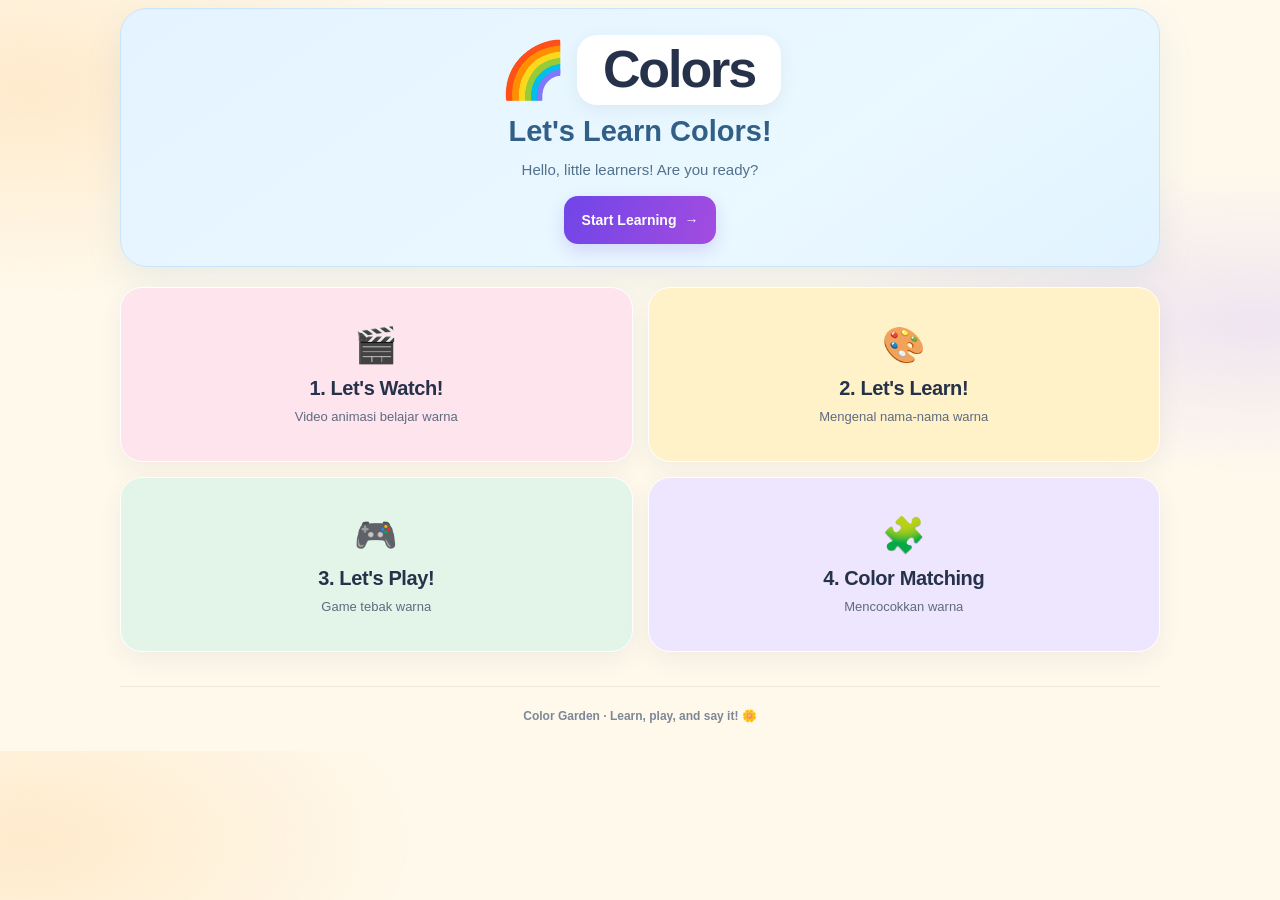
<file: index.html>
<!doctype html>
<html lang="en">
<head>
  <meta charset="utf-8">
  <meta name="viewport" content="width=device-width, initial-scale=1">
  <meta name="theme-color" content="#fff7df">
  <meta name="description" content="Choose a fun activity and learn colors in English.">
  <title>Color Garden — Learn Colors</title>
  <link rel="stylesheet" href="styles.css">
</head>
<body>
  <main class="container">
    <section class="welcome" aria-labelledby="welcome-title">
      <h1 class="welcome-title" id="welcome-title"><span class="rainbow" aria-hidden="true">🌈</span><span class="pill">Colors</span></h1>
      <h2>Let's Learn Colors!</h2>
      <p>Hello, little learners! Are you ready?</p>
      <a class="button" href="#activities">Start Learning <span aria-hidden="true">→</span></a>
    </section>

    <section class="module-grid" id="activities" aria-label="Choose a learning activity">
      <a class="module-card watch" href="lesson.html">
        <span class="module-icon" aria-hidden="true">🎬</span>
        <strong>1. Let's Watch!</strong>
        <span class="description">Video animasi belajar warna</span>
      </a>
      <a class="module-card learn" href="learn.html">
        <span class="module-icon" aria-hidden="true">🎨</span>
        <strong>2. Let's Learn!</strong>
        <span class="description">Mengenal nama-nama warna</span>
      </a>
      <a class="module-card play" href="play.html">
        <span class="module-icon" aria-hidden="true">🎮</span>
        <strong>3. Let's Play!</strong>
        <span class="description">Game tebak warna</span>
      </a>
      <a class="module-card match" href="matching.html">
        <span class="module-icon" aria-hidden="true">🧩</span>
        <strong>4. Color Matching</strong>
        <span class="description">Mencocokkan warna</span>
      </a>
    </section>
  </main>
  <footer class="container page-footer">Color Garden · Learn, play, and say it! 🌼</footer>
</body>
</html>
</file>
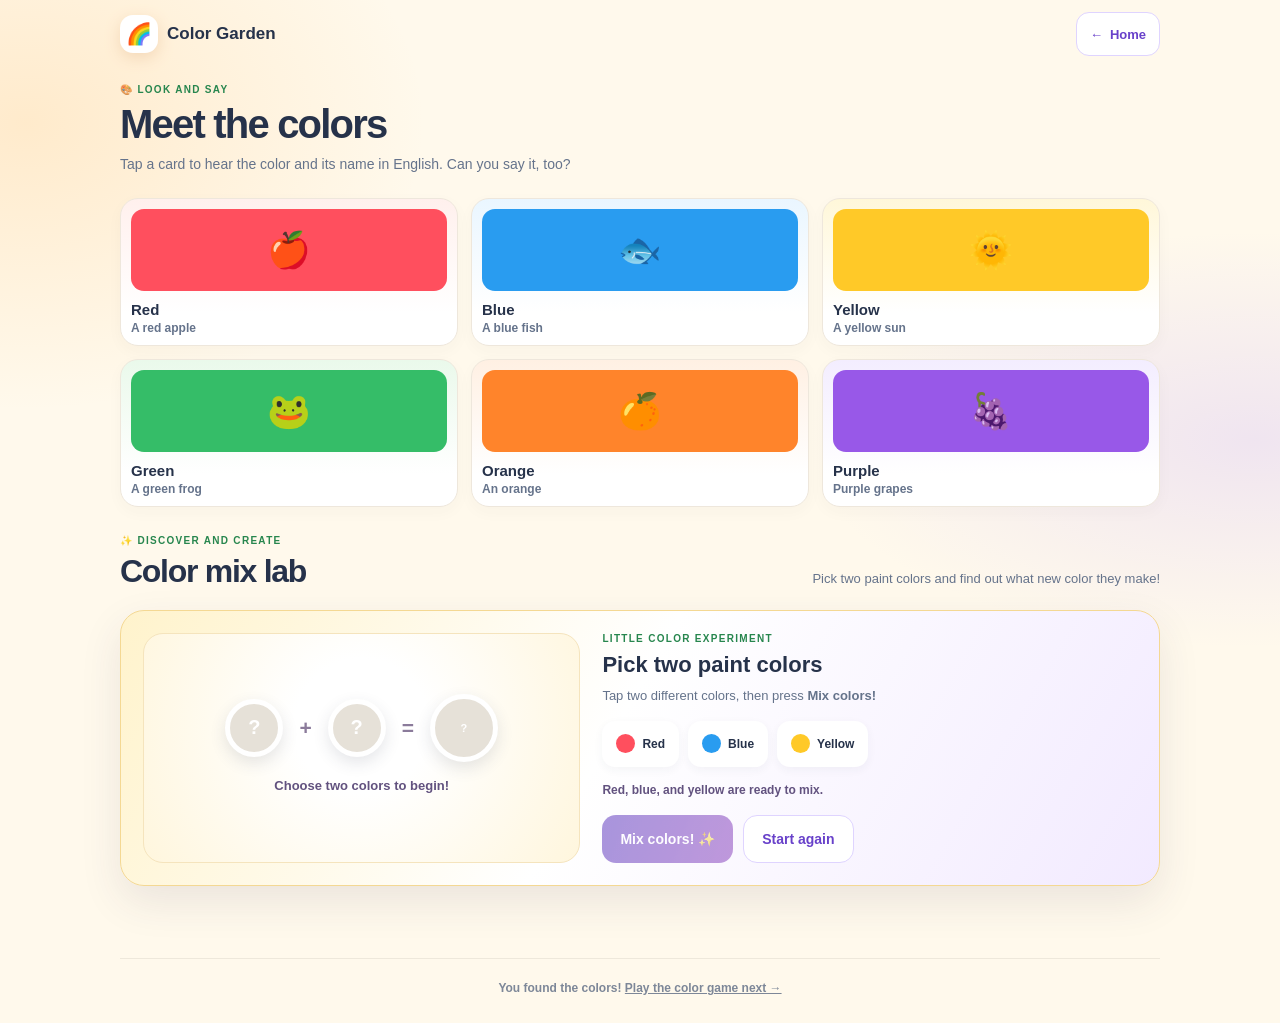
<file: learn.html>
<!doctype html>
<html lang="en">
<head>
  <meta charset="utf-8">
  <meta name="viewport" content="width=device-width, initial-scale=1">
  <meta name="theme-color" content="#fff7df">
  <meta name="description" content="Learn six color words and discover what happens when paints mix.">
  <title>Learn Colors — Color Garden</title>
  <link rel="stylesheet" href="styles.css">
  <script src="app.js" defer></script>
</head>
<body>
  <header class="container site-header">
    <a class="brand" href="index.html"><span class="brand-icon" aria-hidden="true">🌈</span> Color Garden</a>
    <a class="back-link" href="index.html"><span aria-hidden="true">←</span> Home</a>
  </header>
  <main class="container page-main">
    <section aria-labelledby="learn-title">
      <div class="page-heading">
        <div class="eyebrow">🎨 Look and say</div>
        <h1 id="learn-title">Meet the colors</h1>
        <p>Tap a card to hear the color and its name in English. Can you say it, too?</p>
      </div>
      <div class="color-grid" id="color-grid" aria-label="Color words"></div>
    </section>

    <section class="section" id="mix-page" aria-labelledby="mix-title">
      <div class="section-heading">
        <div><div class="eyebrow">✨ Discover and create</div><h2 id="mix-title">Color mix lab</h2></div>
        <p>Pick two paint colors and find out what new color they make!</p>
      </div>
      <div class="mix-panel">
        <div class="mix-stage" aria-live="polite">
          <div class="mix-blobs" aria-hidden="true">
            <span class="paint-blob" id="mix-left">?</span><span class="mix-symbol">+</span>
            <span class="paint-blob" id="mix-right">?</span><span class="mix-symbol">=</span>
            <span class="paint-blob result" id="mix-result">?</span>
          </div>
          <div class="mix-caption" id="mix-caption">Choose two colors to begin!</div>
        </div>
        <div class="mix-controls">
          <div class="eyebrow">Little color experiment</div>
          <h2>Pick two paint colors</h2>
          <p>Tap two different colors, then press <strong>Mix colors!</strong></p>
          <div class="paint-options" id="paint-options"></div>
          <p class="mix-feedback" id="mix-feedback" aria-live="polite">Red, blue, and yellow are ready to mix.</p>
          <div class="action-row">
            <button class="button" id="mix-button" type="button" disabled>Mix colors! ✨</button>
            <button class="button secondary" id="mix-clear" type="button">Start again</button>
          </div>
        </div>
      </div>
    </section>
  </main>
  <footer class="container page-footer">You found the colors! <a href="play.html">Play the color game next →</a></footer>
</body>
</html>
</file>
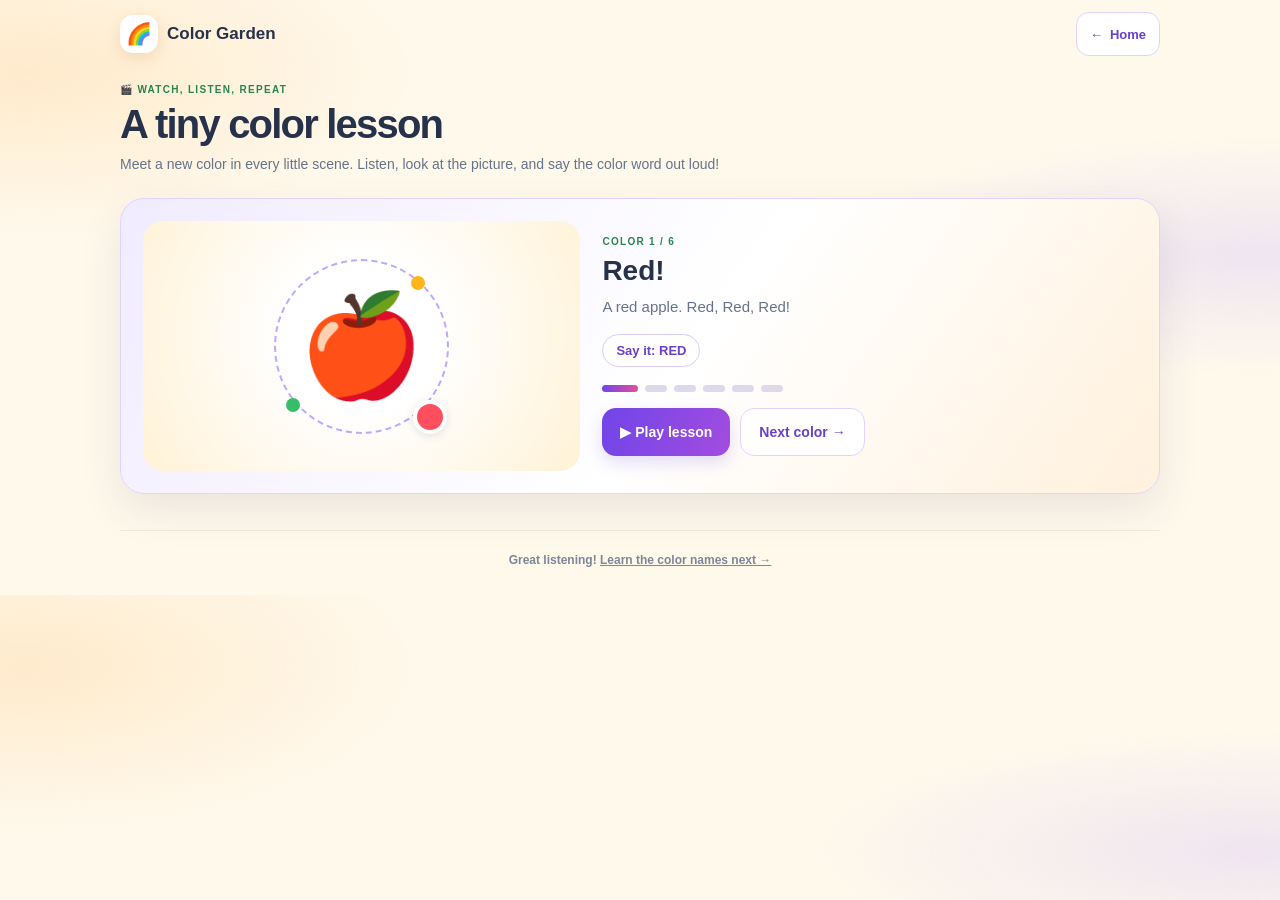
<file: lesson.html>
<!doctype html>
<html lang="en">
<head>
  <meta charset="utf-8">
  <meta name="viewport" content="width=device-width, initial-scale=1">
  <meta name="theme-color" content="#fff7df">
  <meta name="description" content="Watch and listen to a playful animated color lesson.">
  <title>Watch &amp; Learn — Color Garden</title>
  <link rel="stylesheet" href="styles.css">
  <script src="app.js" defer></script>
</head>
<body>
  <header class="container site-header">
    <a class="brand" href="index.html"><span class="brand-icon" aria-hidden="true">🌈</span> Color Garden</a>
    <a class="back-link" href="index.html"><span aria-hidden="true">←</span> Home</a>
  </header>
  <main class="container page-main" id="lesson-page">
    <div class="page-heading">
      <div class="eyebrow">🎬 Watch, listen, repeat</div>
      <h1>A tiny color lesson</h1>
      <p>Meet a new color in every little scene. Listen, look at the picture, and say the color word out loud!</p>
    </div>
    <section class="feature-panel lesson-panel" aria-live="polite">
      <div class="lesson-visual">
        <div class="lesson-orbit" aria-hidden="true"></div>
        <span class="lesson-emoji" id="lesson-emoji" aria-hidden="true">🍎</span>
        <span class="lesson-color-dot" id="lesson-dot" aria-hidden="true"></span>
      </div>
      <div class="lesson-copy">
        <div class="eyebrow">Color <span id="lesson-index">1 / 6</span></div>
        <h2 id="lesson-heading">Red!</h2>
        <p id="lesson-sentence">A red apple. Red, red, red!</p>
        <span class="lesson-word" id="lesson-word">Say it: RED</span>
        <div class="lesson-steps" aria-label="Lesson progress">
          <span class="lesson-step active"></span><span class="lesson-step"></span><span class="lesson-step"></span>
          <span class="lesson-step"></span><span class="lesson-step"></span><span class="lesson-step"></span>
        </div>
        <div class="lesson-controls">
          <button class="button" id="lesson-play" type="button">▶ Play lesson</button>
          <button class="button secondary" id="lesson-next" type="button">Next color →</button>
        </div>
      </div>
    </section>
  </main>
  <footer class="container page-footer">Great listening! <a href="learn.html">Learn the color names next →</a></footer>
</body>
</html>
</file>
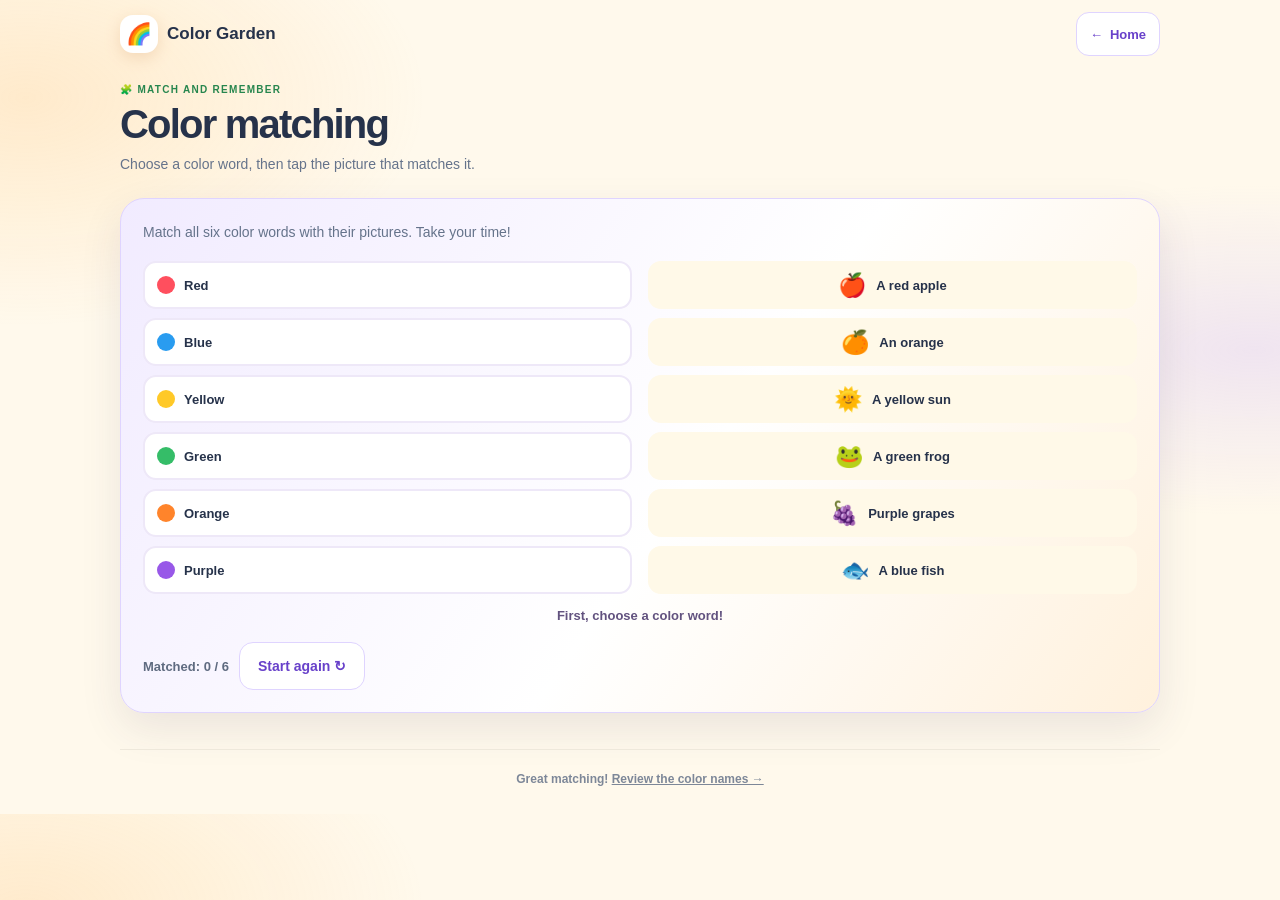
<file: matching.html>
<!doctype html>
<html lang="en">
<head>
  <meta charset="utf-8">
  <meta name="viewport" content="width=device-width, initial-scale=1">
  <meta name="theme-color" content="#fff7df">
  <meta name="description" content="Match color words with pictures in a fun English learning game.">
  <title>Color Matching — Color Garden</title>
  <link rel="stylesheet" href="styles.css">
  <script src="app.js" defer></script>
</head>
<body>
  <header class="container site-header">
    <a class="brand" href="index.html"><span class="brand-icon" aria-hidden="true">🌈</span> Color Garden</a>
    <a class="back-link" href="index.html"><span aria-hidden="true">←</span> Home</a>
  </header>
  <main class="container page-main" id="matching-page">
    <div class="page-heading">
      <div class="eyebrow">🧩 Match and remember</div>
      <h1>Color matching</h1>
      <p>Choose a color word, then tap the picture that matches it.</p>
    </div>
    <section class="feature-panel" aria-label="Color matching game">
      <p class="matching-instructions">Match all six color words with their pictures. Take your time!</p>
      <div class="matching-board">
        <div class="match-column" id="match-colors" role="group" aria-label="Color words"></div>
        <div class="match-column" id="match-objects" role="group" aria-label="Pictures"></div>
      </div>
      <p class="status center" id="matching-feedback" aria-live="polite">First, choose a color word!</p>
      <div class="action-row">
        <span class="matching-count" id="matching-count">Matched: 0 / 6</span>
        <button class="button secondary" id="matching-reset" type="button">Start again ↻</button>
      </div>
    </section>
  </main>
  <footer class="container page-footer">Great matching! <a href="learn.html">Review the color names →</a></footer>
</body>
</html>
</file>
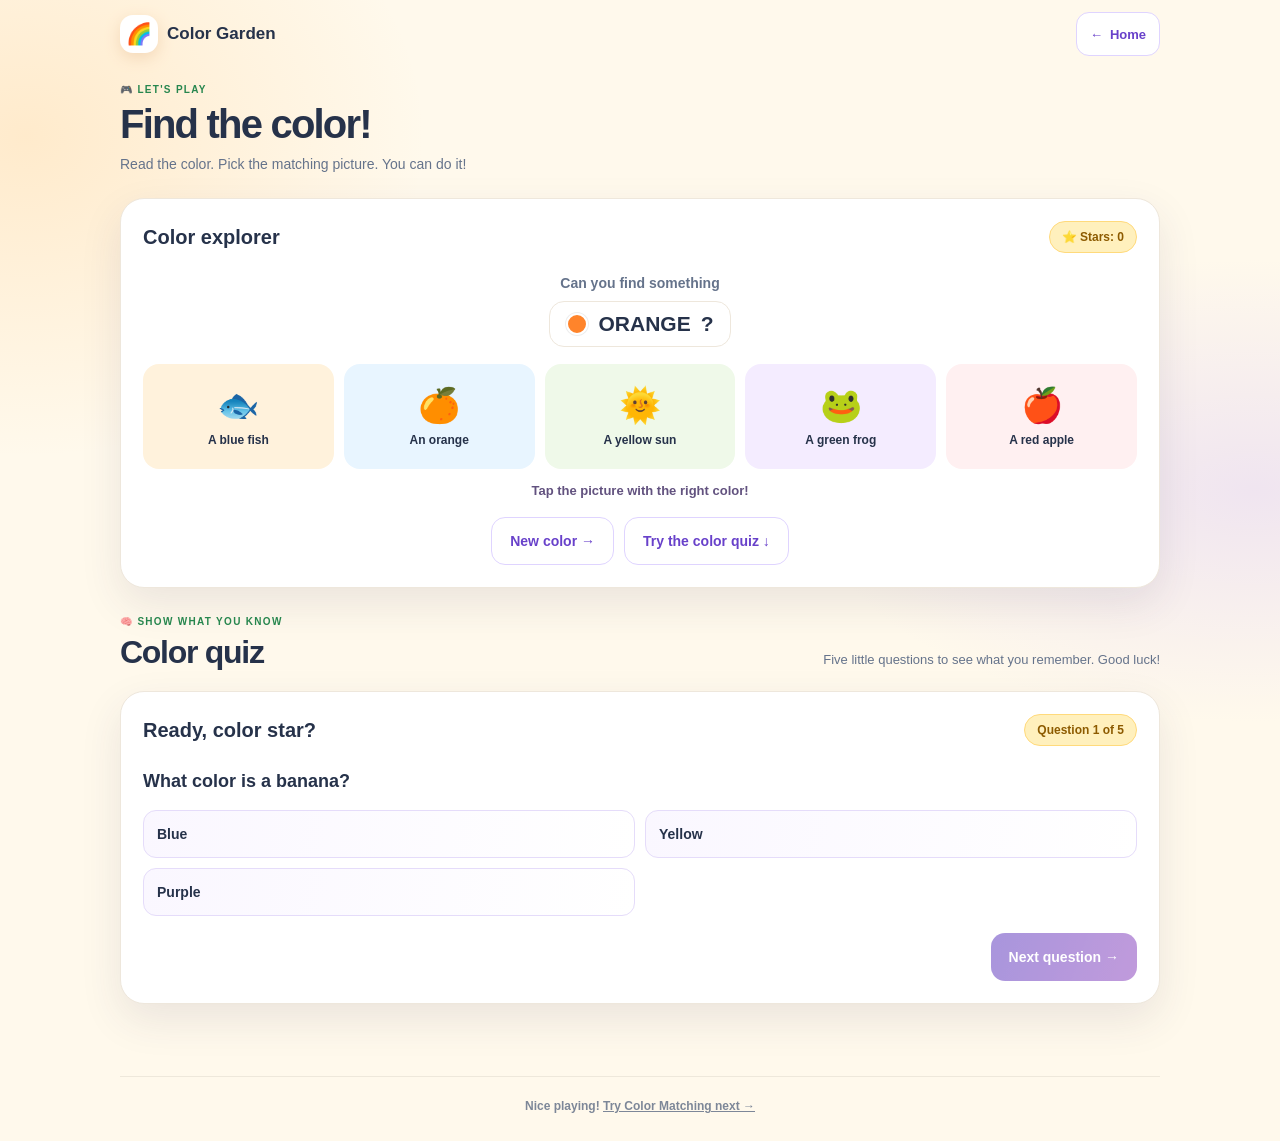
<file: play.html>
<!doctype html>
<html lang="en">
<head>
  <meta charset="utf-8">
  <meta name="viewport" content="width=device-width, initial-scale=1">
  <meta name="theme-color" content="#fff7df">
  <meta name="description" content="Play a color guessing game and take a short color quiz.">
  <title>Play &amp; Quiz — Color Garden</title>
  <link rel="stylesheet" href="styles.css">
  <script src="app.js" defer></script>
</head>
<body>
  <header class="container site-header">
    <a class="brand" href="index.html"><span class="brand-icon" aria-hidden="true">🌈</span> Color Garden</a>
    <a class="back-link" href="index.html"><span aria-hidden="true">←</span> Home</a>
  </header>
  <main class="container page-main" id="play-page">
    <section aria-labelledby="play-title">
      <div class="page-heading">
        <div class="eyebrow">🎮 Let's play</div>
        <h1 id="play-title">Find the color!</h1>
        <p>Read the color. Pick the matching picture. You can do it!</p>
      </div>
      <div class="game-panel">
        <div class="game-top"><h2>Color explorer</h2><span class="score-pill" id="game-score">⭐ Stars: 0</span></div>
        <div class="game-prompt">
          <p>Can you find something</p>
          <div class="target-color"><span class="target-dot" id="target-dot"></span><span id="target-name">RED</span>?</div>
        </div>
        <div class="game-choices" id="game-choices" aria-label="Choose a picture"></div>
        <p class="status center" id="game-feedback" aria-live="polite">Tap the picture with the right color!</p>
        <div class="action-row center">
          <button class="button secondary" id="game-next" type="button">New color →</button>
          <a class="button secondary" href="#quiz">Try the color quiz ↓</a>
        </div>
      </div>
    </section>

    <section class="section" id="quiz" aria-labelledby="quiz-title">
      <div class="section-heading">
        <div><div class="eyebrow">🧠 Show what you know</div><h2 id="quiz-title">Color quiz</h2></div>
        <p>Five little questions to see what you remember. Good luck!</p>
      </div>
      <div class="quiz-panel" id="quiz-panel">
        <div class="quiz-top"><h2>Ready, color star?</h2><span class="progress-pill">Question 1 of 5</span></div>
        <p class="quiz-question"></p>
        <div class="quiz-options"></div>
        <div class="quiz-bottom"><span class="quiz-feedback" aria-live="polite"></span><button class="button quiz-next" type="button" disabled>Next question →</button></div>
      </div>
    </section>
  </main>
  <footer class="container page-footer">Nice playing! <a href="matching.html">Try Color Matching next →</a></footer>
</body>
</html>
</file>
<file: styles.css>
:root {
  color-scheme: light;
  --ink: #26324a;
  --muted: #65738b;
  --line: #eee7dc;
  --purple: #7045e8;
  --green: #27864e;
  --paper: #fff;
  --shadow: 0 16px 42px rgba(62, 50, 93, .1);
  font-family: "Trebuchet MS", "Segoe UI", sans-serif;
}

* { box-sizing: border-box; }
html { scroll-behavior: smooth; }
body {
  min-width: 0;
  margin: 0;
  color: var(--ink);
  background:
    radial-gradient(ellipse at 2% 12%, rgba(255, 183, 89, .22), transparent 25rem),
    radial-gradient(ellipse at 98% 43%, rgba(185, 157, 255, .22), transparent 28rem),
    #fff9ec;
}
button, a { font: inherit; }
button { color: inherit; }
a { color: inherit; }
button:focus-visible, a:focus-visible { outline: 3px solid #ffbd52; outline-offset: 3px; }
.container { width: min(1040px, calc(100% - 32px)); margin-inline: auto; }
.site-header { display: flex; min-height: 68px; align-items: center; justify-content: space-between; gap: 12px; }
.brand { display: inline-flex; align-items: center; gap: 9px; color: var(--ink); font-size: 17px; font-weight: 900; text-decoration: none; }
.brand-icon { display: grid; width: 38px; height: 38px; place-items: center; border-radius: 13px; background: #fff; box-shadow: 0 5px 16px #f4d8b8; font-size: 21px; }
.back-link { display: inline-flex; min-height: 44px; align-items: center; gap: 7px; padding: 0 13px; border: 1px solid #dfd4ff; border-radius: 13px; background: #fff; color: #6841ca; font-size: 13px; font-weight: 900; text-decoration: none; }
.welcome { display: grid; justify-items: center; margin: 8px auto 20px; padding: 26px 18px 22px; border: 1px solid #c8e5fb; border-radius: 27px; background: linear-gradient(145deg, #e4f3ff, #eaf8ff 65%, #e1f3ff); text-align: center; box-shadow: 0 14px 36px #448cc21c; }
.welcome-title { display: flex; align-items: center; justify-content: center; gap: 9px; margin: 0; }
.welcome-title .rainbow { font-size: clamp(32px, 7vw, 55px); }
.welcome-title .pill { padding: 8px 26px 10px; border-radius: 20px; background: #fff; box-shadow: 0 5px 16px #6088a51c; font-size: clamp(34px, 7vw, 52px); line-height: 1; letter-spacing: -.04em; }
.welcome h2 { margin: 10px 0 0; color: #315f85; font-size: clamp(21px, 4vw, 29px); }
.welcome p { margin: 10px 0 14px; color: #52718d; font-size: 15px; line-height: 1.6; }
.button { display: inline-flex; min-height: 48px; align-items: center; justify-content: center; gap: 8px; padding: 0 18px; border: 0; border-radius: 14px; background: linear-gradient(110deg, #7045e8, #a34ce0); color: #fff; font-size: 14px; font-weight: 900; text-decoration: none; cursor: pointer; box-shadow: 0 7px 17px #7657d533; transition: transform .18s, box-shadow .18s; }
.button:hover { transform: translateY(-2px); box-shadow: 0 10px 20px #7657d544; }
.button.secondary { border: 1px solid #dfd4ff; background: #fff; color: #6841ca; box-shadow: none; }
.button:disabled { cursor: not-allowed; filter: grayscale(.25); opacity: .58; transform: none; box-shadow: none; }
.module-grid { display: grid; grid-template-columns: repeat(2, minmax(0, 1fr)); gap: 15px; margin: 0 auto 34px; }
.module-card { display: flex; min-height: 175px; flex-direction: column; align-items: center; justify-content: center; padding: 18px 14px; border: 1px solid #ffffff; border-radius: 22px; color: var(--ink); text-align: center; text-decoration: none; box-shadow: 0 9px 24px #323b4c10; transition: transform .18s, box-shadow .18s; }
.module-card:hover { transform: translateY(-4px); box-shadow: 0 14px 28px #323b4c1c; }
.module-card.watch { background: #fde4ed; }
.module-card.learn { background: #fff1c8; }
.module-card.play { background: #e2f5e8; }
.module-card.match { background: #eee5ff; }
.module-icon { display: grid; min-height: 46px; place-items: center; margin-bottom: 8px; font-size: 35px; }
.module-card strong { font-size: clamp(16px, 2.4vw, 20px); letter-spacing: -.02em; }
.module-card .description { margin-top: 8px; color: #5e6b80; font-size: 13px; line-height: 1.45; }
.page-main { padding: 8px 0 36px; }
.page-heading { margin: 8px 0 22px; }
.eyebrow { color: var(--green); font-size: 10px; font-weight: 900; letter-spacing: .13em; text-transform: uppercase; }
.page-heading h1 { margin: 7px 0 6px; font-size: clamp(28px, 5vw, 40px); letter-spacing: -.045em; }
.page-heading p { max-width: 620px; margin: 0; color: var(--muted); font-size: 14px; line-height: 1.65; }
.section-heading { display: flex; align-items: end; justify-content: space-between; gap: 18px; margin-bottom: 20px; }
.section-heading h2 { margin: 7px 0 0; font-size: clamp(24px, 4vw, 32px); letter-spacing: -.04em; }
.section-heading p { max-width: 390px; margin: 0; color: var(--muted); font-size: 13px; line-height: 1.6; }
.section { margin: 28px 0 36px; scroll-margin-top: 16px; }
.color-grid { display: grid; grid-template-columns: repeat(3, minmax(0, 1fr)); gap: 13px; }
.color-card { min-width: 0; padding: 10px; border: 1px solid var(--line); border-radius: 18px; background: linear-gradient(180deg, var(--soft), #fff 78%); text-align: left; cursor: pointer; box-shadow: 0 5px 16px #33333308; transition: transform .18s, border-color .18s, box-shadow .18s; }
.color-card:hover { transform: translateY(-3px); border-color: var(--swatch); box-shadow: 0 10px 20px #33333316; }
.color-swatch { display: grid; height: 82px; place-items: center; border-radius: 13px; background: var(--swatch); font-size: 35px; }
.color-name { display: block; margin: 10px 0 3px; font-size: 15px; font-weight: 900; }
.color-example { display: block; color: var(--muted); font-size: 12px; font-weight: 700; }
.feature-panel { padding: 22px; border: 1px solid #dfd4ff; border-radius: 24px; background: linear-gradient(125deg, #f1ebff, #fff 55%, #fff1dd); box-shadow: var(--shadow); }
.lesson-panel { display: grid; grid-template-columns: .9fr 1.1fr; gap: 22px; align-items: center; }
.lesson-visual { position: relative; display: grid; min-height: 250px; place-items: center; overflow: hidden; border-radius: 20px; background: radial-gradient(circle at 50% 45%, #fff 0 30%, #fff2d6 100%); }
.lesson-orbit { position: absolute; width: 175px; height: 175px; border: 2px dashed #bda7ff; border-radius: 50%; animation: spin 24s linear infinite; }
.lesson-orbit::before, .lesson-orbit::after { position: absolute; width: 14px; height: 14px; border-radius: 50%; background: #ffb51c; content: ""; }
.lesson-orbit::before { top: 15px; right: 22px; }
.lesson-orbit::after { bottom: 20px; left: 10px; background: #35bd68; }
.lesson-emoji { z-index: 1; font-size: 100px; animation: bounce 1.3s ease-in-out infinite; }
.lesson-color-dot { position: absolute; right: calc(50% - 85px); bottom: 37px; width: 34px; height: 34px; border: 4px solid #fff; border-radius: 50%; background: #ff4f5e; box-shadow: 0 2px 9px #27334a22; }
.lesson-copy h2 { margin: 8px 0; font-size: 28px; }
.lesson-copy p { margin: 0; color: var(--muted); font-size: 15px; line-height: 1.65; }
.lesson-word { display: inline-block; margin: 14px 0 18px; padding: 8px 13px; border: 1px solid #d9ccff; border-radius: 99px; background: #fff; color: #6841ca; font-size: 13px; font-weight: 900; }
.lesson-steps { display: flex; gap: 7px; margin: 0 0 16px; }
.lesson-step { width: 22px; height: 7px; border-radius: 99px; background: #ded8eb; }
.lesson-step.active { width: 36px; background: linear-gradient(90deg, #7045e8, #e34f9d); }
.lesson-controls, .action-row { display: flex; flex-wrap: wrap; gap: 10px; }
.mix-panel { display: grid; grid-template-columns: .9fr 1.1fr; gap: 22px; align-items: stretch; padding: 22px; border: 1px solid #f4d893; border-radius: 24px; background: linear-gradient(120deg, #fff3cc, #fff 47%, #f2eaff); box-shadow: var(--shadow); }
.mix-stage { display: flex; min-height: 210px; flex-direction: column; align-items: center; justify-content: center; gap: 16px; overflow: hidden; border: 1px solid #f5e4bd; border-radius: 20px; background: radial-gradient(circle at 50% 40%, #fff 0 26%, #fff6dd 100%); }
.mix-blobs { display: flex; align-items: center; justify-content: center; gap: clamp(7px, 2vw, 16px); }
.paint-blob { display: grid; width: 58px; height: 58px; flex: 0 0 auto; place-items: center; border: 5px solid #fff; border-radius: 50%; background: #e6e1d8; box-shadow: 0 6px 16px #30394c20; color: #fff; font-size: 20px; font-weight: 900; }
.paint-blob.result { width: 68px; height: 68px; font-size: 11px; }
.mix-symbol { color: #8b7b9b; font-size: 21px; font-weight: 900; }
.mix-caption { min-height: 24px; color: #62527f; text-align: center; font-size: 13px; font-weight: 900; }
.mix-controls { display: flex; flex-direction: column; justify-content: center; }
.mix-controls h2 { margin: 8px 0; font-size: 22px; }
.mix-controls p { margin: 0; color: var(--muted); font-size: 13px; line-height: 1.6; }
.paint-options { display: flex; flex-wrap: wrap; gap: 9px; margin: 14px 0 8px; }
.paint-option { display: inline-flex; min-height: 46px; align-items: center; gap: 7px; padding: 8px 12px; border: 2px solid transparent; border-radius: 13px; background: #fff; box-shadow: 0 3px 10px #30394c0d; font-size: 12px; font-weight: 900; cursor: pointer; }
.paint-option[aria-pressed="true"] { border-color: var(--paint); background: var(--paint-soft); }
.paint-chip { width: 19px; height: 19px; border-radius: 50%; background: var(--paint); }
.mix-feedback { min-height: 22px; margin: 6px 0 12px !important; color: #62527f !important; font-size: 12px !important; font-weight: 800; }
.matching-board { display: grid; grid-template-columns: repeat(2, minmax(0, 1fr)); gap: 16px; }
.matching-instructions { margin: 0 0 18px; color: var(--muted); font-size: 14px; line-height: 1.6; }
.matching-count { align-self: center; color: #5f6b80; font-size: 13px; font-weight: 900; }
.match-column { display: grid; align-content: start; gap: 9px; }
.match-item { display: flex; min-height: 48px; align-items: center; gap: 9px; padding: 8px 12px; border: 2px solid transparent; border-radius: 13px; background: #fff; font-size: 13px; font-weight: 900; cursor: pointer; transition: transform .16s, border-color .16s, background .16s; }
.match-item:hover:not(:disabled) { transform: translateY(-2px); border-color: #c8b7ff; }
.match-item.color-word { border-color: #eee8f8; }
.match-item.color-word::before { width: 18px; height: 18px; flex: 0 0 auto; border-radius: 50%; background: var(--match-color); content: ""; }
.match-item.object-word { justify-content: center; background: #fff9e8; }
.match-item.object-word .match-emoji { font-size: 23px; }
.match-item.selected { border-color: #8060df; background: #eee8ff; }
.match-item.matched { border-color: #9cd6a7; background: #e7f8e9; color: #347249; cursor: default; }
.match-item.mismatch { border-color: #ef837d; background: #fff0ed; }
.status { min-height: 24px; margin: 14px 0 10px; color: #62527f; font-size: 13px; font-weight: 900; }
.center { text-align: center; }
.action-row.center { justify-content: center; }
.game-panel, .quiz-panel { padding: 22px; border: 1px solid var(--line); border-radius: 24px; background: var(--paper); box-shadow: var(--shadow); }
.game-top, .quiz-top { display: flex; align-items: center; justify-content: space-between; gap: 12px; }
.game-top h2, .quiz-top h2 { margin: 0; font-size: 20px; }
.score-pill, .progress-pill { padding: 8px 12px; border: 1px solid #ffda7c; border-radius: 99px; background: #fff0bd; color: #8d5b00; font-size: 12px; font-weight: 900; white-space: nowrap; }
.game-prompt { margin: 22px 0 17px; text-align: center; }
.game-prompt p { margin: 0 0 10px; color: var(--muted); font-size: 14px; font-weight: 700; }
.target-color { display: inline-flex; align-items: center; gap: 10px; padding: 10px 16px; border: 1px solid var(--line); border-radius: 15px; background: #fff; font-size: 21px; font-weight: 900; }
.target-dot { width: 22px; height: 22px; border: 2px solid #fff; border-radius: 50%; background: var(--target); box-shadow: 0 0 0 1px #00000012; }
.game-choices { display: grid; grid-template-columns: repeat(5, minmax(0, 1fr)); gap: 10px; }
.game-choice { min-height: 105px; padding: 10px 7px; border: 2px solid transparent; border-radius: 16px; background: #fff2dc; cursor: pointer; }
.game-choice:nth-child(5n+2) { background: #e8f5ff; }
.game-choice:nth-child(5n+3) { background: #eff9e9; }
.game-choice:nth-child(5n+4) { background: #f4ecff; }
.game-choice:nth-child(5n+5) { background: #fff0f1; }
.game-choice:disabled, .quiz-option:disabled { cursor: default; }
.choice-emoji { display: block; margin-bottom: 5px; font-size: 34px; }
.choice-name { font-size: 12px; font-weight: 900; }
.game-choice.correct, .quiz-option.correct { border-color: #2ca75b; background: #d9f8df; }
.game-choice.incorrect, .quiz-option.incorrect { border-color: #ee6d65; background: #ffe0db; }
.quiz-question { margin: 22px 0 16px; font-size: 18px; font-weight: 900; line-height: 1.45; }
.quiz-options { display: grid; grid-template-columns: repeat(2, minmax(0, 1fr)); gap: 10px; }
.quiz-option { min-height: 48px; padding: 10px 13px; border: 1px solid #e5dcfa; border-radius: 13px; background: linear-gradient(100deg, #faf7ff, #fff); text-align: left; font-size: 14px; font-weight: 800; cursor: pointer; }
.quiz-bottom { display: flex; align-items: center; justify-content: space-between; gap: 12px; margin-top: 17px; }
.quiz-feedback { min-height: 22px; color: var(--muted); font-size: 13px; font-weight: 800; }
.quiz-result { padding: 18px 8px 8px; text-align: center; }
.quiz-result .result-emoji { font-size: 50px; }
.quiz-result h3 { margin: 8px 0; font-size: 24px; }
.quiz-result p { margin: 0 0 18px; color: var(--muted); }
.page-footer { padding: 22px 0 28px; border-top: 1px solid #eee8db; color: #7d8798; text-align: center; font-size: 12px; font-weight: 700; }
@keyframes spin { to { transform: rotate(360deg); } }
@keyframes bounce { 0%, 100% { transform: translateY(0) scale(1); } 50% { transform: translateY(-7px) scale(1.04); } }

@media (max-width: 760px) {
  .container { width: min(100% - 24px, 560px); }
  .site-header { min-height: 60px; }
  .module-grid { gap: 11px; }
  .module-card { min-height: 150px; padding: 13px 9px; }
  .module-card .description { font-size: 12px; }
  .section-heading { display: block; }
  .section-heading p { margin-top: 8px; }
  .lesson-panel, .mix-panel { grid-template-columns: 1fr; gap: 16px; padding: 15px; }
  .lesson-visual { min-height: 190px; }
  .game-choices { grid-template-columns: repeat(3, minmax(0, 1fr)); }
  .game-choice { min-height: 100px; }
  .game-next, .quiz-bottom { flex-wrap: wrap; }
}
@media (max-width: 520px) {
  .container { width: calc(100% - 24px); }
  .welcome { margin-top: 4px; padding: 22px 12px 19px; border-radius: 23px; }
  .welcome-title { gap: 5px; }
  .welcome-title .pill { padding: 8px 19px 9px; border-radius: 17px; }
  .module-grid { gap: 9px; margin-bottom: 24px; }
  .module-card { min-height: 145px; border-radius: 17px; }
  .module-icon { min-height: 38px; font-size: 30px; }
  .module-card strong { font-size: 15px; }
  .module-card .description { margin-top: 6px; font-size: 12px; }
  .page-heading h1 { font-size: 30px; }
  .page-heading p { font-size: 14px; }
  .color-grid { grid-template-columns: repeat(2, minmax(0, 1fr)); gap: 10px; }
  .color-card { padding: 9px; }
  .color-swatch { height: 70px; }
  .color-name { font-size: 14px; }
  .color-example { font-size: 11px; }
  .feature-panel, .game-panel, .quiz-panel { padding: 14px; }
  .matching-board { gap: 8px; }
  .match-item { gap: 6px; padding: 7px 8px; font-size: 11px; }
  .match-item.color-word::before { width: 15px; height: 15px; }
  .game-next { display: flex; flex-wrap: wrap; gap: 8px; }
  .game-next .button { flex: 1 1 145px; }
  .quiz-options { grid-template-columns: 1fr; gap: 8px; }
  .quiz-bottom { align-items: stretch; flex-direction: column; }
  .quiz-bottom .button { width: 100%; }
}
@media (max-width: 360px) {
  .welcome-title .rainbow, .welcome-title .pill { font-size: clamp(30px, 11vw, 36px); }
  .mix-blobs { gap: 5px; }
  .paint-blob { width: 42px; height: 42px; }
  .paint-blob.result { width: 48px; height: 48px; font-size: 10px; }
  .mix-symbol { font-size: 18px; }
}
@media (prefers-reduced-motion: reduce) {
  *, *::before, *::after { scroll-behavior: auto !important; animation-duration: .01ms !important; animation-iteration-count: 1 !important; transition-duration: .01ms !important; }
}
</file>
